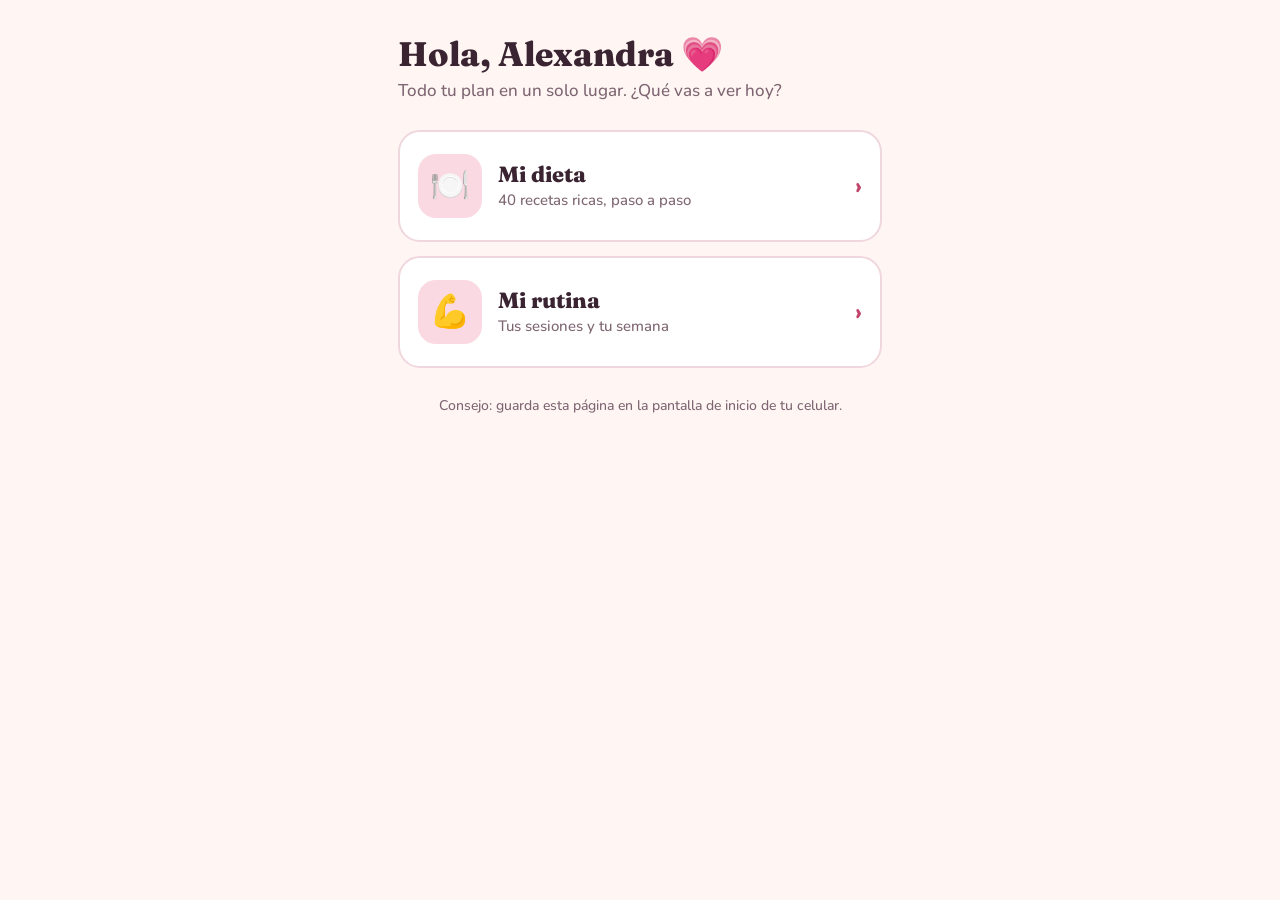
<file: index.html>
<!DOCTYPE html>
<html lang="es"><head><meta charset="utf-8">
<meta name="viewport" content="width=device-width, initial-scale=1, viewport-fit=cover">
<title>Mi plan · Alexandra</title>
<link href="https://fonts.googleapis.com/css2?family=Fraunces:wght@600;800&family=Nunito:wght@500;700;800&display=swap" rel="stylesheet">
<style>
:root{--bg:#fff6f4;--card:#fff;--ink:#3a2431;--mut:#7d6571;--acc:#c2456b;--acc2:#fbd9e2;--line:#f0d7de;
box-sizing:border-box;padding-top:env(safe-area-inset-top,0px);padding-bottom:env(safe-area-inset-bottom,0px)}
@media(prefers-color-scheme:dark){:root:not([data-theme="light"]){--bg:#231820;--card:#322230;--ink:#fbeef2;--mut:#c9adb8;--acc:#ff8fb0;--acc2:#4a2a3b;--line:#4a3443}}
:root[data-theme="dark"]{--bg:#231820;--card:#322230;--ink:#fbeef2;--mut:#c9adb8;--acc:#ff8fb0;--acc2:#4a2a3b;--line:#4a3443}
html{height:100%}*{box-sizing:border-box}
body{margin:0;min-height:100%;background:var(--bg);color:var(--ink);font:500 17px/1.45 'Nunito',system-ui,sans-serif}
main{max-width:520px;margin:0 auto;padding:36px 18px 48px}
h1{font:800 34px/1.1 'Fraunces',Georgia,serif;margin:0 0 6px}
.sub{color:var(--mut);margin:0 0 26px}
a.op{display:flex;gap:16px;align-items:center;background:var(--card);border:2px solid var(--line);border-radius:22px;padding:22px 18px;margin:14px 0;text-decoration:none;color:var(--ink)}
a.op:hover,a.op:focus-visible{border-color:var(--acc);outline:none}
.ic{flex:none;width:64px;height:64px;border-radius:18px;background:var(--acc2);display:grid;place-items:center;font-size:32px}
a.op b{display:block;font:800 22px 'Fraunces',Georgia,serif}a.op span{color:var(--mut);font-size:15px}
.go{margin-left:auto;color:var(--acc);font-size:24px;font-weight:800}
.note{text-align:center;color:var(--mut);font-size:14px;margin-top:28px}
</style></head><body><main>
<h1>Hola, Alexandra 💗</h1>
<p class="sub">Todo tu plan en un solo lugar. ¿Qué vas a ver hoy?</p>
<a class="op" href="dieta/"><div class="ic">🍽️</div><div><b>Mi dieta</b><span>40 recetas ricas, paso a paso</span></div><div class="go">›</div></a>
<a class="op" href="rutina/"><div class="ic">💪</div><div><b>Mi rutina</b><span>Tus sesiones y tu semana</span></div><div class="go">›</div></a>
<p class="note">Consejo: guarda esta página en la pantalla de inicio de tu celular.</p>
</main></body></html>
</file>
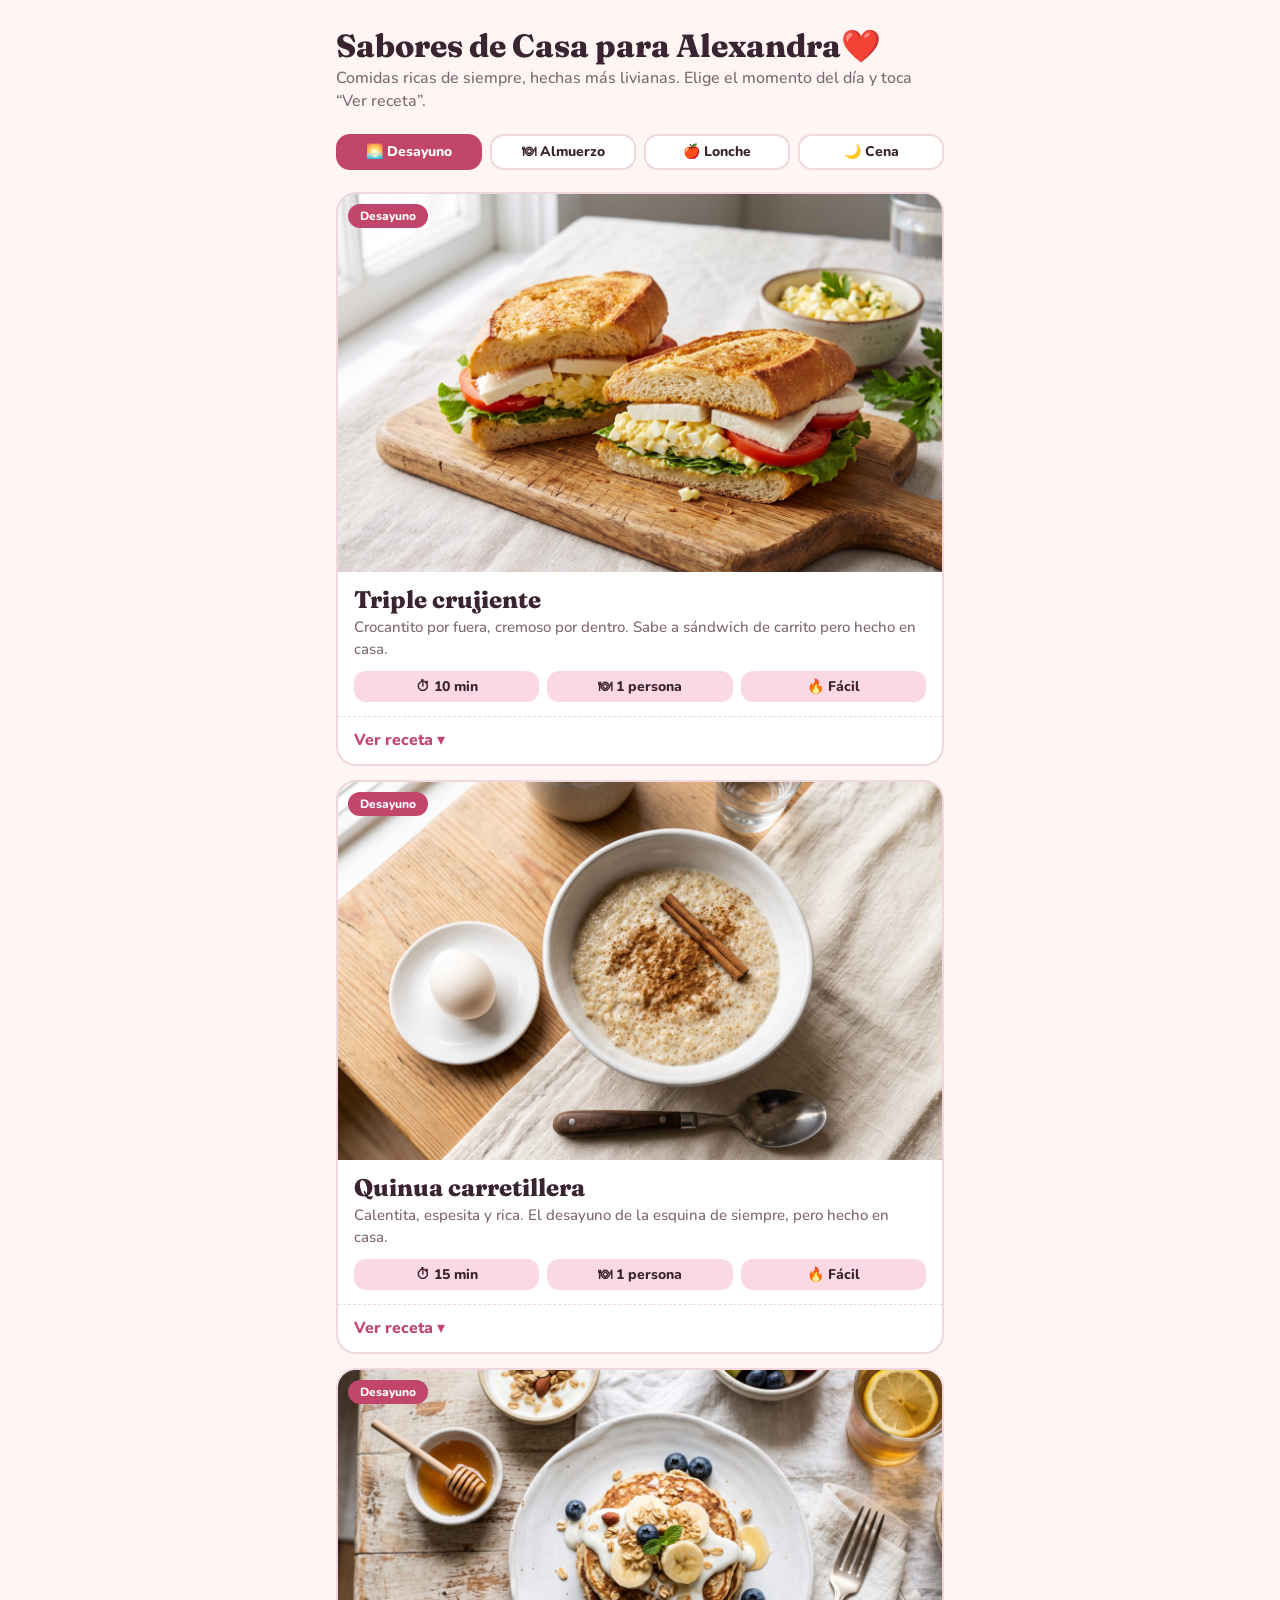
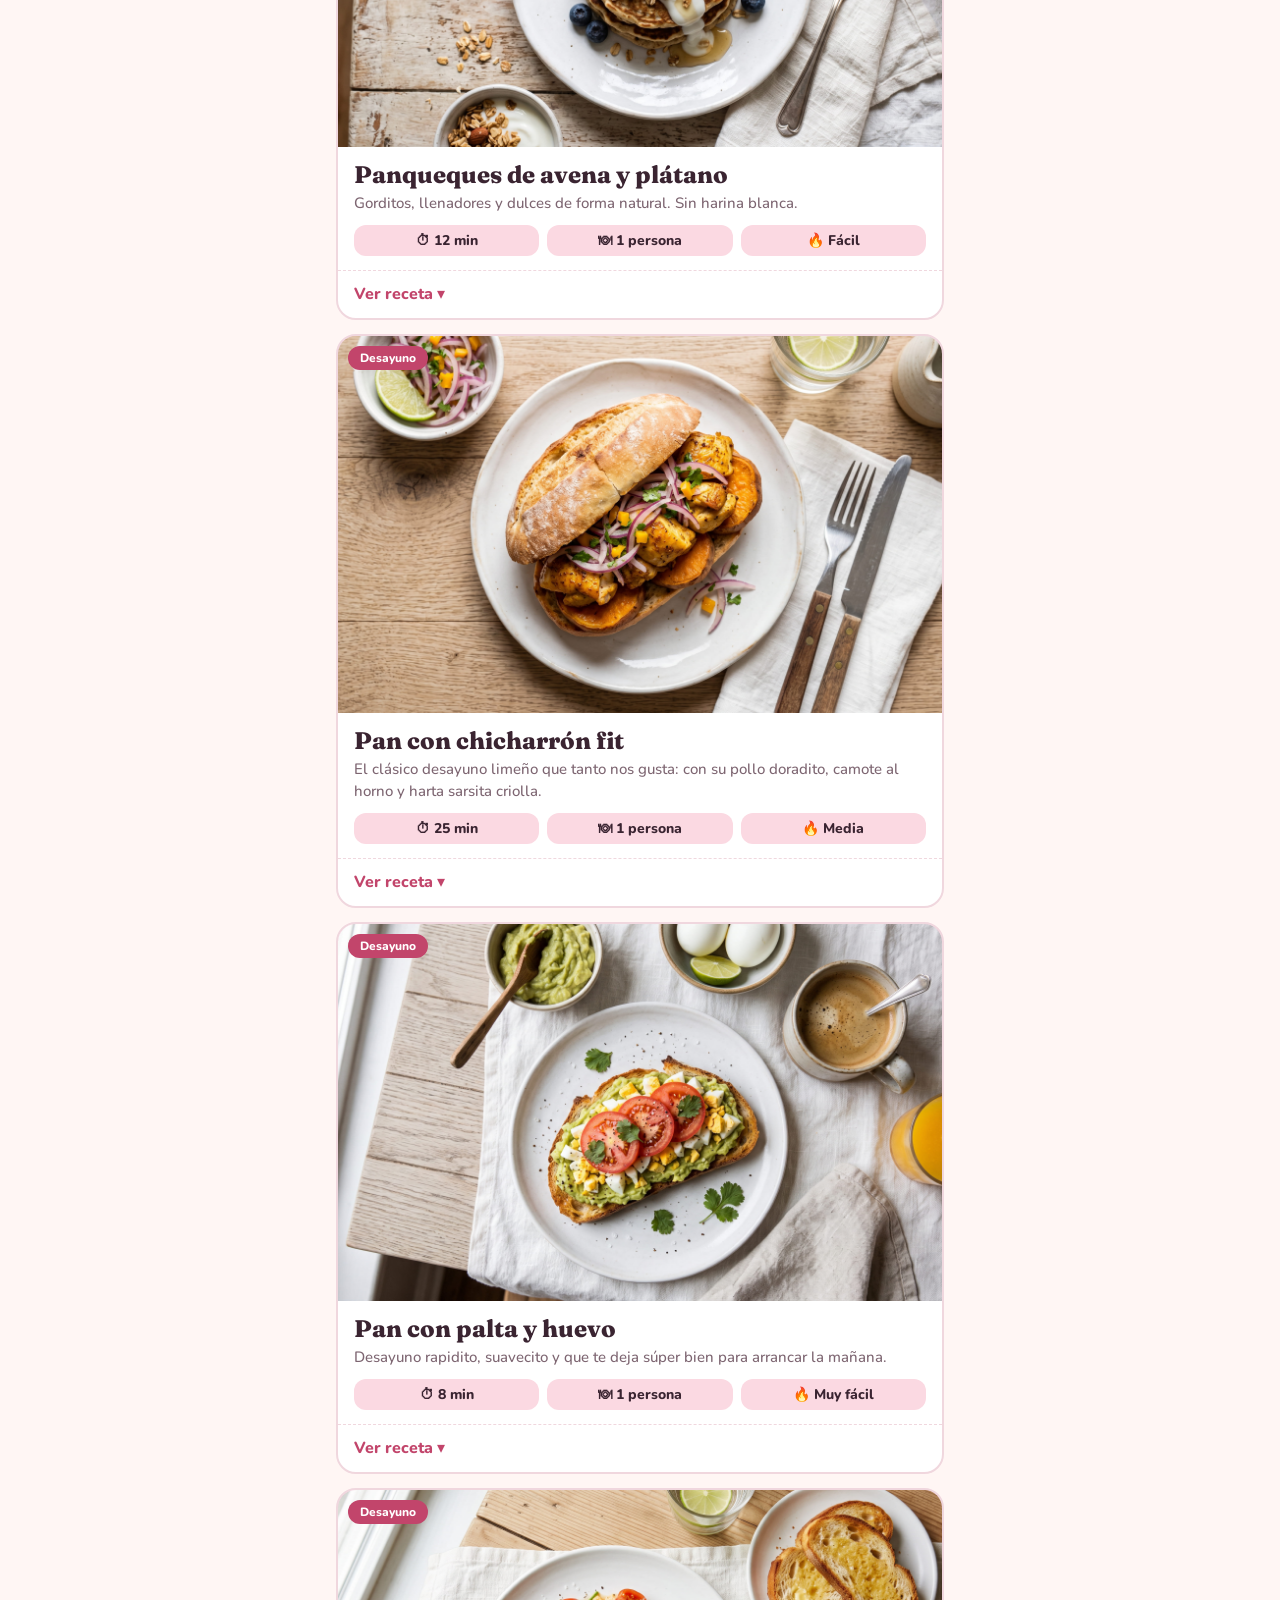
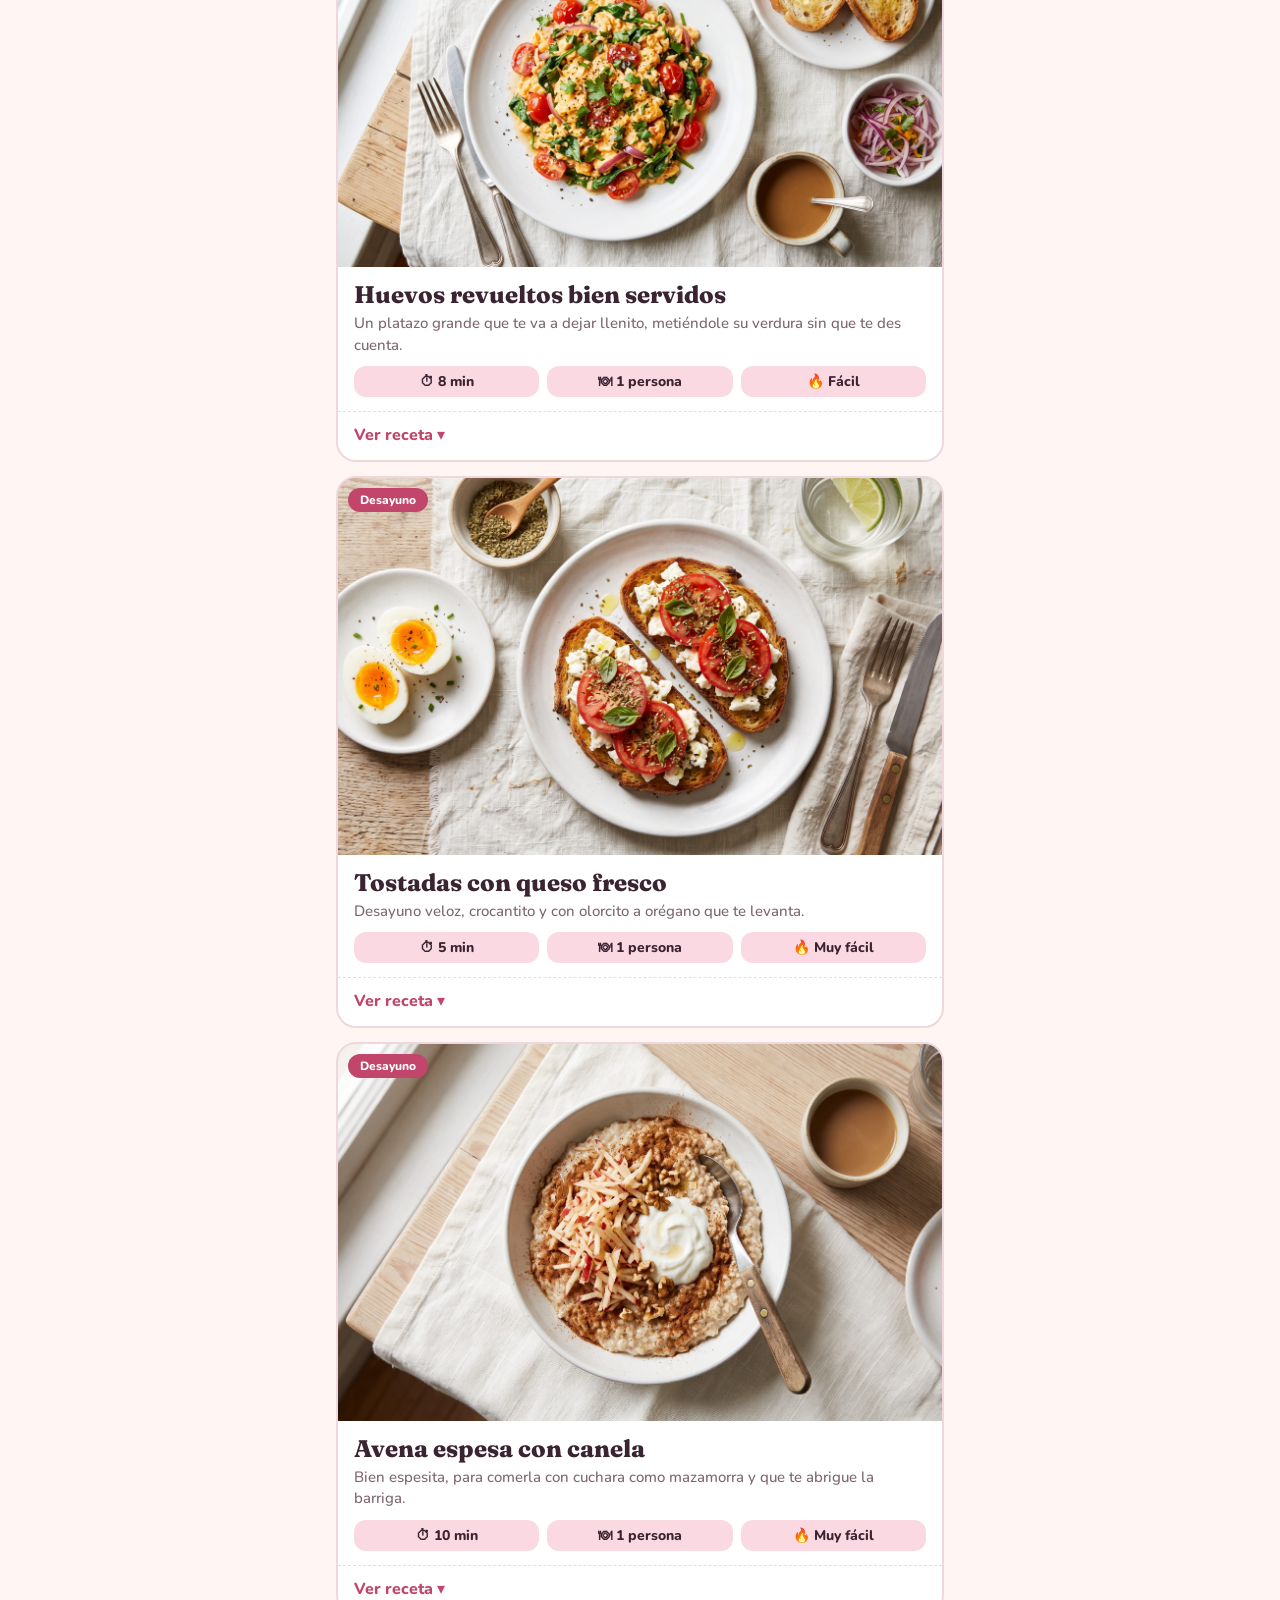
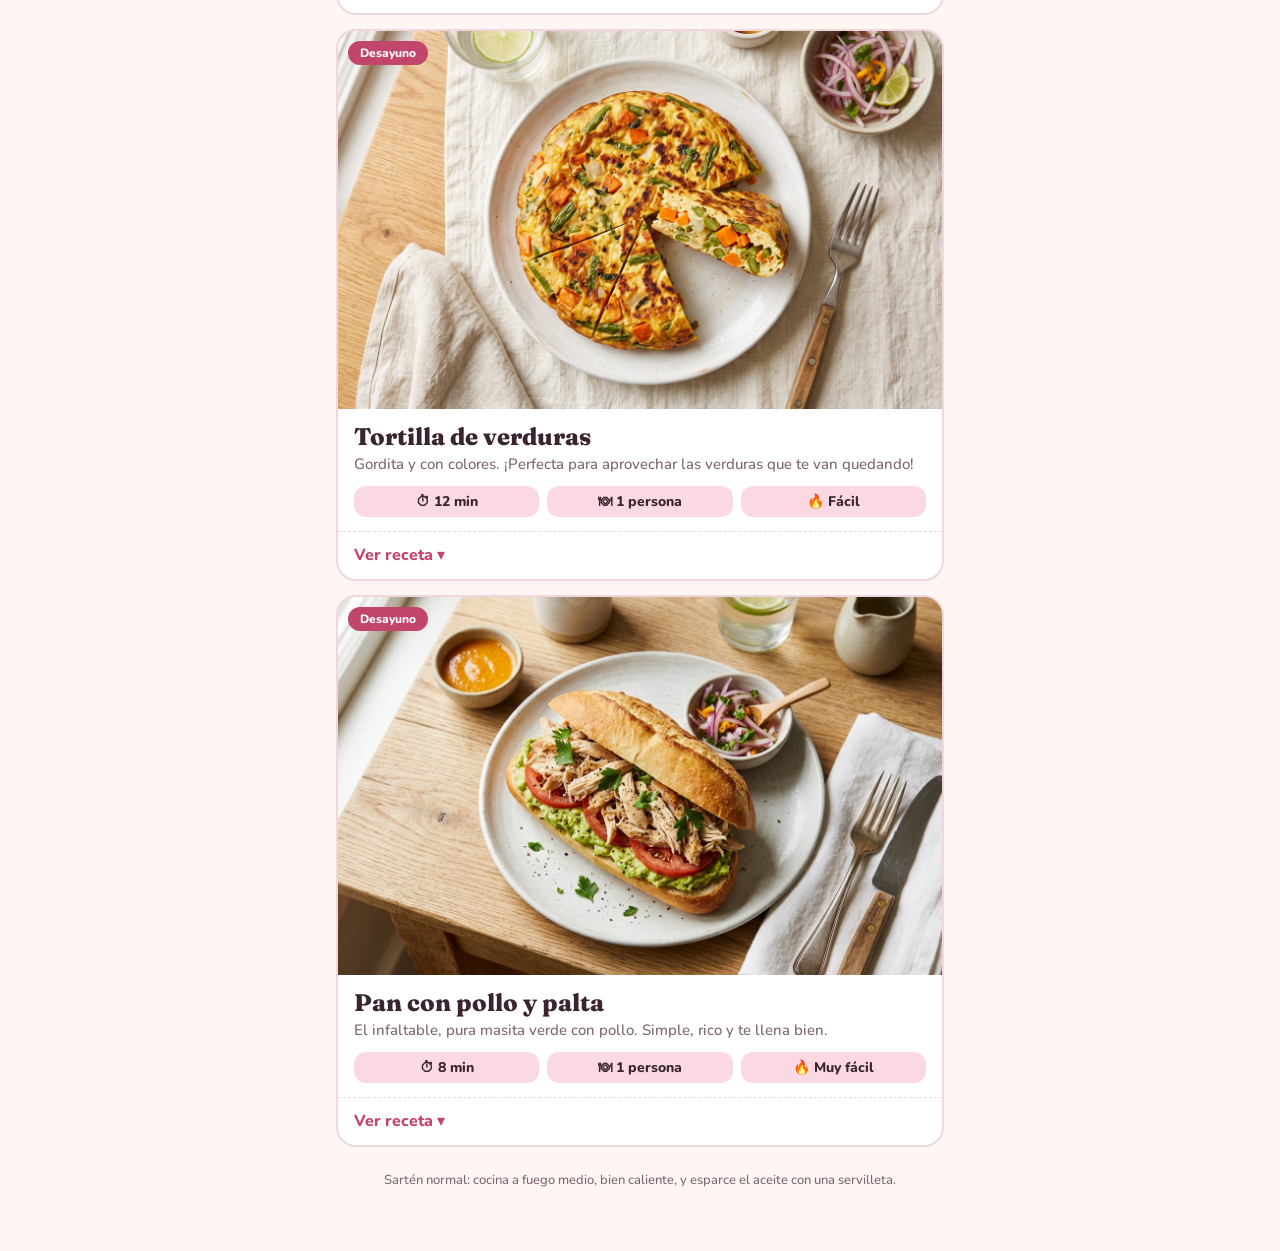
<file: dieta/index.html>
<!DOCTYPE html>
<html lang="es"><head><meta charset="utf-8">
<meta name="viewport" content="width=device-width, initial-scale=1, viewport-fit=cover">
<title>Sabores de Casa</title>
<link href="https://fonts.googleapis.com/css2?family=Fraunces:wght@600;800&family=Nunito:wght@500;700;800&display=swap" rel="stylesheet">
<link rel="stylesheet" href="css/styles.css">
</head><body><main>
<h1>Sabores de Casa para Alexandra❤️</h1>
<p class="sub">Comidas ricas de siempre, hechas más livianas. Elige el momento del día y toca “Ver receta”.</p>
<div class="tabs" role="tablist" id="tabs"></div>
<section id="lista" aria-live="polite"></section>
<p class="note">Sartén normal: cocina a fuego medio, bien caliente, y esparce el aceite con una servilleta.</p>
</main>
<script type="module" src="js/app.js"></script>
</body></html>
</file>
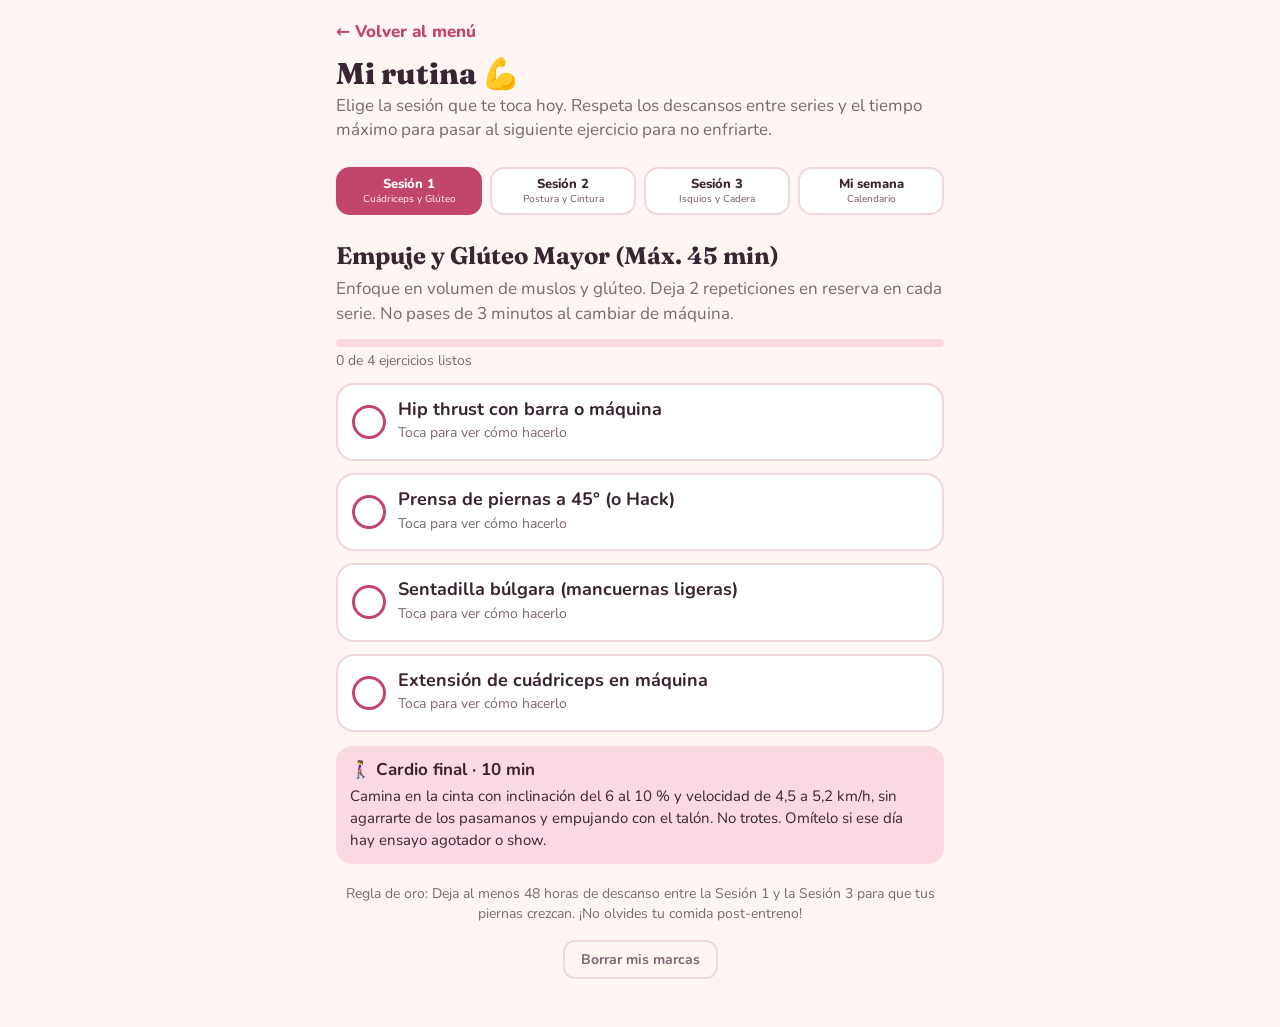
<file: rutina/index.html>
<!DOCTYPE html>
<html lang="es">
<head>
<meta charset="utf-8">
<meta name="viewport" content="width=device-width, initial-scale=1, viewport-fit=cover">
<title>Mi Rutina de Gimnasio - Alexandra</title>
<link href="https://fonts.googleapis.com/css2?family=Fraunces:wght@600;800&family=Nunito:wght@500;700;800&display=swap" rel="stylesheet">
<style>
:root{--bg:#fff6f4;--card:#ffffff;--ink:#3a2431;--mut:#7d6571;--acc:#c2456b;--acc2:#fbd9e2;--line:#f0d7de;--ok:#2f9e6e;
box-sizing:border-box;padding-top:env(safe-area-inset-top,0px);padding-bottom:env(safe-area-inset-bottom,0px)}
@media (prefers-color-scheme:dark){:root:not([data-theme="light"]){--bg:#231820;--card:#322230;--ink:#fbeef2;--mut:#c9adb8;--acc:#ff8fb0;--acc2:#4a2a3b;--line:#4a3443;--ok:#6fdaa5}}
:root[data-theme="dark"]{--bg:#231820;--card:#322230;--ink:#fbeef2;--mut:#c9adb8;--acc:#ff8fb0;--acc2:#4a2a3b;--line:#4a3443;--ok:#6fdaa5}
html{scroll-padding-top:env(safe-area-inset-top,0px)}
*{box-sizing:border-box}
body{margin:0;background:var(--bg);color:var(--ink);font-family:'Nunito',system-ui,sans-serif;font-size:17px;line-height:1.45}
main{max-width:640px;margin:0 auto;padding:20px 16px 48px}
h1{font-family:'Fraunces',Georgia,serif;font-weight:800;font-size:30px;margin:8px 0 4px;line-height:1.1}
.sub{color:var(--mut);margin:0 0 16px}
.tabs{display:grid;grid-template-columns:repeat(4,1fr);gap:8px;position:sticky;top:env(safe-area-inset-top,0px);background:var(--bg);padding:8px 0;z-index:5}
.tab{border:2px solid var(--line);background:var(--card);color:var(--ink);border-radius:14px;padding:10px 4px;font:800 15px 'Nunito',sans-serif;cursor:pointer;line-height:1.2}
.tab small{display:block;font-weight:500;font-size:11px;color:var(--mut)}
.tab[aria-selected="true"]{background:var(--acc);border-color:var(--acc);color:#fff}
.tab[aria-selected="true"] small{color:#ffe6ee}
.tab:focus-visible,.ex summary:focus-visible{outline:3px solid var(--acc);outline-offset:2px}
.head{margin:16px 0 4px}
.head h2{font-family:'Fraunces',Georgia,serif;font-size:24px;margin:0}
.head p{margin:4px 0 0;color:var(--mut)}
.prog{height:8px;background:var(--acc2);border-radius:8px;overflow:hidden;margin:12px 0 4px}
.prog i{display:block;height:100%;width:0;background:var(--ok);transition:width .3s}
.ptxt{font-size:14px;color:var(--mut);margin:0 0 12px}
.ex{background:var(--card);border:2px solid var(--line);border-radius:18px;margin:12px 0;overflow:hidden}
.ex.done{border-color:var(--ok)}
.ex summary{list-style:none;cursor:pointer;padding:14px;display:flex;gap:12px;align-items:center}
.ex summary::-webkit-details-marker{display:none}
.chk{flex:none;width:34px;height:34px;border-radius:50%;border:3px solid var(--acc);background:none;color:#fff;font-size:18px;font-weight:800;cursor:pointer;display:grid;place-items:center}
.done .chk{background:var(--ok);border-color:var(--ok)}
.t{flex:1}
.t b{display:block;font-size:18px;line-height:1.2}
.t span{color:var(--mut);font-size:14px}
.big{display:grid;grid-template-columns:repeat(2,1fr);gap:8px;padding:0 14px 12px}
@media (min-width:480px){.big{grid-template-columns:repeat(4,1fr)}}
.pill{background:var(--acc2);border-radius:12px;padding:8px 6px;text-align:center}
.pill b{display:block;font-size:18px;color:var(--acc)}
.pill span{font-size:12px;color:var(--mut);display:block;line-height:1.1;margin-top:2px}
.body{padding:0 14px 16px;border-top:1px dashed var(--line);padding-top:12px}
.body p{margin:0 0 8px}
.body .tip{background:var(--acc2);border-radius:12px;padding:10px 12px;font-size:15px}
.note{font-size:14px;color:var(--mut);margin-top:20px;text-align:center}
button.reset{display:block;margin:16px auto 0;background:none;border:2px solid var(--line);color:var(--mut);border-radius:12px;padding:8px 16px;font:700 14px 'Nunito',sans-serif;cursor:pointer}
.tab{font-size:13px;padding:8px 2px}.tab small{font-size:10px}
.back{display:inline-block;color:var(--acc);font-weight:800;text-decoration:none;margin-bottom:4px}
.wk{display:flex;gap:12px;background:var(--card);border:2px solid var(--line);border-radius:16px;padding:12px 14px;margin:10px 0}
.wk>b{flex:none;width:84px;color:var(--acc)}.wk strong{display:block}.wk span{color:var(--mut);font-size:15px}
.cardio{background:var(--acc2);border-radius:16px;padding:12px 14px;margin:14px 0}.cardio p{margin:4px 0 0;font-size:15px}
</style>
</head>
<body>
<main>
<a class="back" href="../">← Volver al menú</a>
<h1>Mi rutina 💪</h1>
<p class="sub">Elige la sesión que te toca hoy. Respeta los descansos entre series y el tiempo máximo para pasar al siguiente ejercicio para no enfriarte.</p>
<div class="tabs" role="tablist" id="tabs"></div>
<section id="day" aria-live="polite"></section>
<p class="note">Regla de oro: Deja al menos 48 horas de descanso entre la Sesión 1 y la Sesión 3 para que tus piernas crezcan. ¡No olvides tu comida post-entreno!</p>
<button class="reset" id="reset">Borrar mis marcas</button>
</main>
<script>
const DAYS=[
{cardio:"Camina en la cinta con inclinación del 6 al 10 % y velocidad de 4,5 a 5,2 km/h, sin agarrarte de los pasamanos y empujando con el talón. No trotes. Omítelo si ese día hay ensayo agotador o show.",n:"Sesión 1",s:"Cuádriceps y Glúteo",t:"Empuje y Glúteo Mayor (Máx. 45 min)",d:"Enfoque en volumen de muslos y glúteo. Deja 2 repeticiones en reserva en cada serie. No pases de 3 minutos al cambiar de máquina.",ex:[
["Hip thrust con barra o máquina","3","8–12","2 min","Máx. 3 min","El ejercicio #1 para glúteo mayor. Empuja con los talones, mira al frente y al llegar arriba aprieta fuerte el glúteo por 1 segundo."],
["Prensa de piernas a 45° (o Hack)","3","8–12","2 min","Máx. 3 min","Pies en la parte media/baja al ancho de la cadera. Baja profundo controlando el peso sin despegar la espalda baja del respaldo."],
["Sentadilla búlgara (mancuernas ligeras)","2","10–12 x pierna","90 seg","Máx. 2 min","Pie de atrás apoyado en el banco. Baja con control enfocándote en el equilibrio y sintiendo el trabajo en la pierna de adelante."],
["Extensión de cuádriceps en máquina","2","12–15","60 seg","Fin de sesión","Aislamiento puro para dar forma al muslo. Sube con control, aguanta 1 segundo arriba apretando el muslo y baja lento."]]},
{n:"Sesión 2",s:"Postura y Cintura",t:"Torso delicado y Core (Máx. 35 min)",d:"Sesión rápida sin fatiga para las piernas. Ideal para hacer entre días de pierna o cerca de días de ensayo. Transiciones rápidas.",ex:[
["Jalón al pecho (agarre neutro o abierto)","3","10–12","90 seg","Máx. 2 min","Carga moderada. Lleva los hombros hacia abajo y atrás al jalar. Trabaja la espalda alta, que ayuda a la postura y a que la silueta se vea más estilizada."],
["Elevaciones laterales con mancuernas","3","15","60 seg","Máx. 90 seg","Poco peso y movimiento limpio hasta la altura de los hombros. Le da un tono suave y elegante al brazo sin engrosar el torso."],
["Face pulls en polea alta","2","15","60 seg","Máx. 90 seg","Jala la cuerda hacia tu frente separando las manos y con los codos altos. Excelente para mantener una postura derechita y elegante."],
["Vacío abdominal (Stomach Vacuum)","3","20 seg","45 seg","Máx. 1 min","De pie o apoyada. Saca todo el aire por completo y mete el ombligo hacia la columna. Fortalece el abdomen profundo y ayuda a la postura. La cintura baja sobre todo con la alimentación."],
["Plancha isométrica (Plank)","3","40–45 seg","60 seg","Fin de sesión","Cuerpo en línea recta apoyando antebrazos y abdomen duro. Fortalece el abdomen profundo y la estabilidad del torso."]]},
{cardio:"Camina en la cinta con inclinación del 6 al 10 % y velocidad de 4,5 a 5,2 km/h, sin agarrarte de los pasamanos y empujando con el talón. No trotes. Omítelo si ese día hay ensayo agotador o show.",n:"Sesión 3",s:"Isquios y Cadera",t:"Cadena Posterior y Cadera (Máx. 45 min)",d:"Da forma a la curva lateral de la cadera y parte trasera del muslo. Hazla por la mañana y come bien después. Las primeras 2 o 3 semanas hazla suave: 2 series por ejercicio y deja 3 repeticiones en reserva. Si ese día hay show cerca, pásala al domingo.",ex:[
["Peso muerto rumano (RDL) con mancuernas","3","8–10","2 min","Máx. 3 min","Rodillas apenas flexionadas, lleva la cadera bien atrás rozando tus piernas con las pesas hasta sentir el estiramiento detrás del muslo."],
["Curl femoral sentado (o tumbado)","3","10–12","90 seg","Máx. 2 min","Fundamental para dar volumen a la pierna vista de perfil. Cuando regreses el peso, hazlo lento contando 3 segundos."],
["Abducción de cadera sentada en máquina","3","15–20","60 seg","Máx. 90 seg","Trabaja el glúteo medio, que da forma a la parte alta de la cadera. Inclina ligeramente el torso hacia adelante, abre con fuerza y regresa despacio."],
["Extensiones de espalda a 45° (glúteo)","2","12–15","60 seg","Fin de sesión","Puntas de los pies ligeramente hacia afuera y espalda alta un poquito redondeada. Sube apretando únicamente los glúteos."]]},{n:"Mi semana",s:"Calendario",t:"Así se acomoda tu semana",d:"Un ejemplo para semanas normales. Si algo cambia, se mueve: lo importante es dejar 48 horas entre las sesiones de pierna.",nota:"Si esa semana hay shows extra por la campaña, la Sesión 3 pasa al domingo o se salta. Un día perdido no arruina el plan.",semana:[
["Lunes","Ensayo","Ensayo en la productora: es tu cardio de la semana. Come bien y duerme."],
["Martes","Gimnasio · Sesión 1","Cuádriceps y glúteo + 10 min de caminata en pendiente. No olvides tu comida post-entreno."],
["Miércoles","Ensayo + Sesión 2","Postura y cintura (máx. 35 min). No toca piernas, así que no afecta tu baile."],
["Jueves","Gimnasio · Sesión 3","Isquios y cadera + 10 min de caminata. Hazla por la mañana y suave las primeras semanas."],
["Viernes","Show","Sin pesas. Come bien antes del show."],
["Sábado","Show","Sin pesas. Estira suave si sientes las piernas cargadas."],
["Domingo","Descanso","Descanso total, o la Sesión 2 si el miércoles estuvo muy ocupado."]]}];
const $=s=>document.querySelector(s);
let cur=0,st={};
try{st=JSON.parse(localStorage.getItem('rut_alexandra_v2')||'{}')}catch(e){}
function save(){try{localStorage.setItem('rut_alexandra_v2',JSON.stringify(st))}catch(e){}}
function tabs(){$('#tabs').innerHTML=DAYS.map((d,i)=>`<button class="tab" role="tab" aria-selected="${i==cur}" data-i="${i}">${d.n}<small>${d.s}</small></button>`).join('')}
function render(){
 const d=DAYS[cur];
 if(d.semana){$('#day').innerHTML=`<div class="head"><h2>${d.t}</h2><p>${d.d}</p></div>`+d.semana.map(x=>`<div class="wk"><b>${x[0]}</b><div><strong>${x[1]}</strong><span>${x[2]}</span></div></div>`).join('')+`<p class="note">${d.nota}</p>`;return}
 const done=d.ex.filter((_,j)=>st[cur+'-'+j]).length;
 $('#day').innerHTML=`<div class="head"><h2>${d.t}</h2><p>${d.d}</p></div>
 <div class="prog"><i style="width:${done/d.ex.length*100}%"></i></div><p class="ptxt">${done} de ${d.ex.length} ejercicios listos</p>`+
 d.ex.map((e,j)=>`<details class="ex${st[cur+'-'+j]?' done':''}"><summary><button class="chk" data-k="${cur}-${j}" aria-label="Marcar como hecho">${st[cur+'-'+j]?'✓':''}</button><div class="t"><b>${e[0]}</b><span>Toca para ver cómo hacerlo</span></div></summary>
 <div class="big"><div class="pill"><b>${e[1]}</b><span>series</span></div><div class="pill"><b>${e[2]}</b><span>repeticiones</span></div><div class="pill"><b>${e[3]}</b><span>descanso serie</span></div><div class="pill"><b>${e[4]}</b><span>pasar al sig.</span></div></div>
 <div class="body"><p class="tip">${e[5]}</p></div></details>`).join('')+(d.cardio?`<div class="cardio"><b>🚶‍♀️ Cardio final · 10 min</b><p>${d.cardio}</p></div>`:'');
}
$('#tabs').onclick=e=>{const b=e.target.closest('.tab');if(!b)return;cur=+b.dataset.i;tabs();render();scrollTo({top:0})};
$('#day').onclick=e=>{const c=e.target.closest('.chk');if(!c)return;e.preventDefault();e.stopPropagation();const k=c.dataset.k;st[k]=!st[k];save();
 const open=[...document.querySelectorAll('.ex')].map(x=>x.open);render();document.querySelectorAll('.ex').forEach((x,i)=>x.open=open[i])};
$('#reset').onclick=()=>{st={};save();render()};
tabs();render();
</script>
</body>
</html>
</file>
<file: dieta/css/styles.css>
:root{--bg:#fff6f4;--card:#fff;--ink:#3a2431;--mut:#7d6571;--acc:#c2456b;--acc2:#fbd9e2;--line:#f0d7de;--ph:#f4c0d1;
box-sizing:border-box;padding-top:env(safe-area-inset-top,0px);padding-bottom:env(safe-area-inset-bottom,0px)}
@media(prefers-color-scheme:dark){:root:not([data-theme="light"]){--bg:#231820;--card:#322230;--ink:#fbeef2;--mut:#c9adb8;--acc:#ff8fb0;--acc2:#4a2a3b;--line:#4a3443;--ph:#5a3348}}
:root[data-theme="dark"]{--bg:#231820;--card:#322230;--ink:#fbeef2;--mut:#c9adb8;--acc:#ff8fb0;--acc2:#4a2a3b;--line:#4a3443;--ph:#5a3348}
html{scroll-padding-top:env(safe-area-inset-top,0px)}*{box-sizing:border-box}
body{margin:0;background:var(--bg);color:var(--ink);font:500 16px/1.45 'Nunito',system-ui,sans-serif}
main{max-width:640px;margin:0 auto;padding:20px 16px 48px}
h1{font:800 32px/1.1 'Fraunces',Georgia,serif;margin:8px 0 4px}
.sub{color:var(--mut);margin:0 0 12px}
.tabs{display:grid;grid-template-columns:repeat(4,1fr);gap:8px;position:sticky;top:env(safe-area-inset-top,0px);background:var(--bg);padding:8px 0;z-index:5}
.tab{border:2px solid var(--line);background:var(--card);color:var(--ink);border-radius:14px;padding:8px 2px;font:800 14px 'Nunito',sans-serif;cursor:pointer;line-height:1.2}
.tab[aria-selected="true"]{background:var(--acc);border-color:var(--acc);color:#fff}
.card{background:var(--card);border:2px solid var(--line);border-radius:20px;margin:14px 0;overflow:hidden}
.ph{aspect-ratio:16/10;background:var(--ph);display:grid;place-items:center;text-align:center;color:var(--mut);font-size:13px;padding:8px;position:relative}
.ph img{position:absolute;inset:0;width:100%;height:100%;object-fit:cover}
.badge{position:absolute;top:10px;left:10px;background:var(--acc);color:#fff;font:800 12px 'Nunito';padding:4px 12px;border-radius:20px;z-index:1}
.in{padding:14px 16px}
.in h2{font:800 24px/1.15 'Fraunces',Georgia,serif;margin:0}
.tag{color:var(--mut);margin:4px 0 10px;font-size:15px}
.chips{display:flex;gap:8px}.chips span{flex:1;background:var(--acc2);border-radius:12px;padding:6px 4px;text-align:center;font:800 14px 'Nunito'}
details summary{cursor:pointer;color:var(--acc);font-weight:800;padding:12px 16px;list-style:none;border-top:1px dashed var(--line)}
details summary::-webkit-details-marker{display:none}
.b{padding:0 16px 16px}.b h3{color:var(--acc);font:800 16px 'Nunito';margin:8px 0 6px}
.ing{display:flex;flex-wrap:wrap;gap:6px}.ing span{background:var(--bg);border:1px solid var(--line);border-radius:10px;padding:4px 10px;font-size:14px}
ol{list-style:none;counter-reset:s;padding:0;margin:0}
ol li{counter-increment:s;display:flex;gap:10px;margin:0 0 8px;align-items:flex-start}
ol li::before{content:counter(s);flex:none;width:26px;height:26px;border-radius:50%;background:var(--acc);color:#fff;font:800 13px/26px 'Nunito';text-align:center}
.tip{background:var(--acc2);border-radius:12px;padding:10px 12px;font-size:15px;margin-top:10px}
.note{font-size:13px;color:var(--mut);text-align:center;margin-top:24px}
:root{--ok:#2f9e6e}
@media(prefers-color-scheme:dark){:root:not([data-theme="light"]){--ok:#6fdaa5}}
:root[data-theme="dark"]{--ok:#6fdaa5}
.st{flex:1}.st b{display:inline;font-size:16px}
.dt{display:block;margin-top:2px}
.ok{display:block;color:var(--ok);font-size:14px;margin-top:4px}
.mt{margin-left:8px;background:var(--acc2);border-radius:10px;padding:1px 8px;font-size:12px;font-weight:800}
.box{background:var(--acc2);border-radius:12px;padding:10px 12px;margin:12px 0}
.warn{border:1.5px dashed var(--acc);border-radius:12px;padding:10px 12px;margin:12px 0}
.lst{margin:6px 0 0;padding-left:18px}.lst li{margin-bottom:4px}
.gd{font-size:14px;color:var(--mut);margin:8px 0}
</file>
